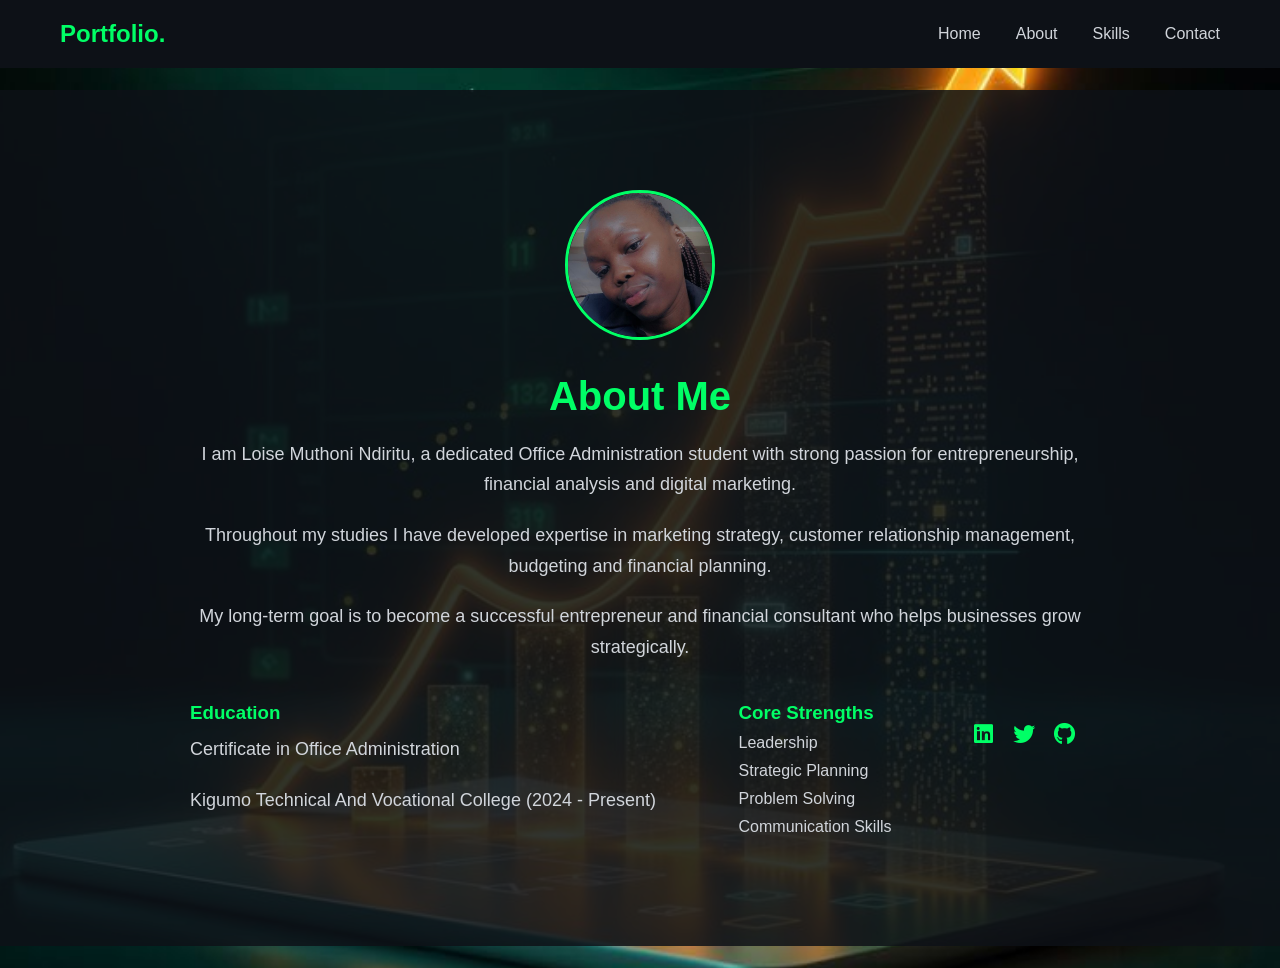
<file: About.html>
<!DOCTYPE html>
<html lang="en">
<head>
<meta charset="UTF-8">
<title>About | Loise Muthoni</title>
<meta name="viewport" content="width=device-width, initial-scale=1.0">

<!-- CSS -->
<link rel="stylesheet" href="css_styling/About.css">

<!-- External CSS -->
<link rel="stylesheet" href="css_styling/style.css">

<!-- Font Awesome -->
<link rel="stylesheet" href="https://cdnjs.cloudflare.com/ajax/libs/font-awesome/6.4.0/css/all.min.css">

</head>
<body>

<!-- NAVBAR -->
<header>
<nav class="navbar">

<!-- Hamburger -->
<div class="menu-toggle" id="menu-toggle">
<i class="fas fa-bars"></i>
</div>

<!-- Logo -->
<div class="logo">Portfolio.</div>

<!-- Navigation -->
<ul class="nav-links" id="nav-links">
<li><a href="index.html">Home</a></li>
<li><a href="About.html">About</a></li>
<li><a href="skill.html">Skills</a></li>
<li><a href="contact.html">Contact</a></li>
</ul>

</nav>
</header>

<!-- ABOUT SECTION -->
<section class="about-page">

<div class="about-overlay">

<div class="about-content">

<img src="images/image.png" class="profile-img">

<h1>About Me</h1>

<p>
I am Loise Muthoni Ndiritu, a dedicated Office Administration student with strong passion
for entrepreneurship, financial analysis and digital marketing.
</p>

<p>
Throughout my studies I have developed expertise in marketing strategy,
customer relationship management, budgeting and financial planning.
</p>

<p>
My long-term goal is to become a successful entrepreneur and financial
consultant who helps businesses grow strategically.
</p>

<div class="about-details">

<div>
<h3>Education</h3>
<p>Certificate in Office Administration</p>
<p>Kigumo Technical And Vocational College (2024 - Present)</p>
</div>

<div>
<h3>Core Strengths</h3>
<ul>
<li>Leadership</li>
<li>Strategic Planning</li>
<li>Problem Solving</li>
<li>Communication Skills</li>
</ul>
</div>

<div class="social-links">
<a href="#"><i class="fab fa-linkedin"></i></a>
<a href="#"><i class="fab fa-twitter"></i></a>
<a href="#"><i class="fab fa-github"></i></a>
</div>

</div>

</div>

</div>

</section>

<script>

const toggle = document.getElementById("menu-toggle");
const navLinks = document.getElementById("nav-links");

toggle.addEventListener("click", () => {

navLinks.classList.toggle("active");

});

</script>

</body>
</html>
</file>
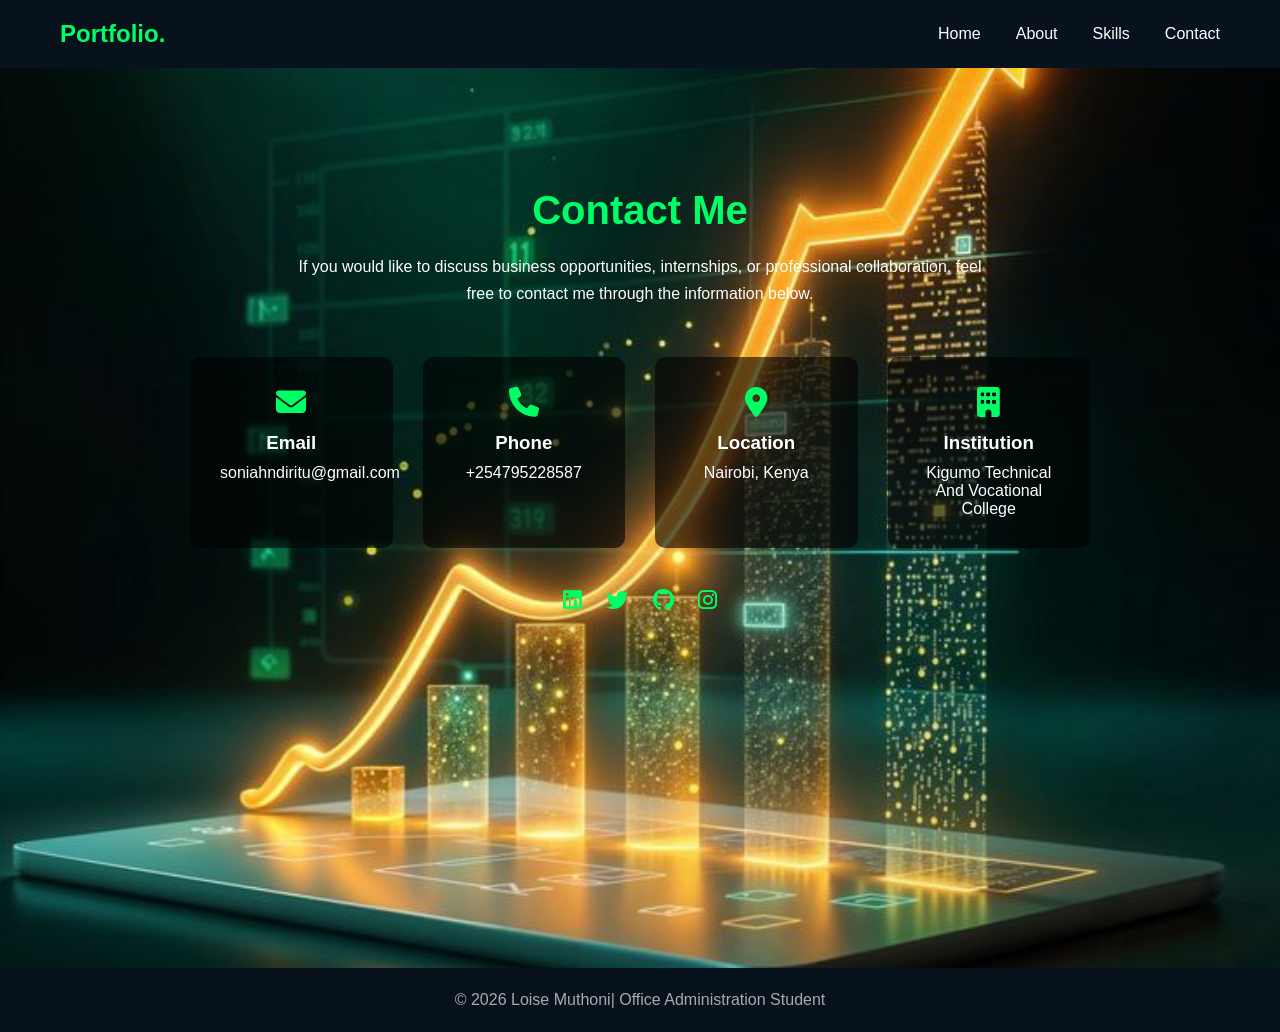
<file: contact.html>
<!DOCTYPE html>

<html lang="en">
<head>
<meta charset="UTF-8">
<title>Contact | Loise Muthoni</title>
<meta name="viewport" content="width=device-width, initial-scale=1.0">

<!-- CSS -->

<link rel="stylesheet" href="css_styling/contact.css">

<!-- External CSS -->
<link rel="stylesheet" href="css_styling/style.css">

<!-- Font Awesome -->

<link rel="stylesheet" href="https://cdnjs.cloudflare.com/ajax/libs/font-awesome/6.4.0/css/all.min.css">

</head>
<body>

<!-- NAVBAR -->

<header>
<nav class="navbar">

<div class="logo">Portfolio.</div>

<!-- Hamburger -->
<div class="menu-toggle" id="menu-toggle">
<i class="fas fa-bars"></i>
</div>

<ul class="nav-links" id="nav-links">
<li><a href="index.html">Home</a></li>
<li><a href="about.html">About</a></li>
<li><a href="skill.html">Skills</a></li>
<li><a href="contact.html">Contact</a></li>
</ul>

</nav>
</header>

<!-- CONTACT SECTION -->

<section class="contact">

<h1>Contact Me</h1>

<p class="contact-intro">
If you would like to discuss business opportunities, internships,
or professional collaboration, feel free to contact me through
the information below.
</p>

<div class="contact-container">

<div class="contact-card">
<i class="fas fa-envelope"></i>
<h3>Email</h3>
<p>soniahndiritu@gmail.com</p>
</div>

<div class="contact-card">
<i class="fas fa-phone"></i>
<h3>Phone</h3>
<p>+254795228587</p>
</div>

<div class="contact-card">
<i class="fas fa-location-dot"></i>
<h3>Location</h3>
<p>Nairobi, Kenya</p>
</div>

<div class="contact-card">
<i class="fas fa-building"></i>
<h3>Institution</h3>
<p>Kigumo Technical And Vocational College</p>
</div>

</div>

<!-- SOCIAL LINKS -->

<div class="social-links">

<a href="#"><i class="fab fa-linkedin"></i></a> <a href="#"><i class="fab fa-twitter"></i></a> <a href="#"><i class="fab fa-github"></i></a> <a href="#"><i class="fab fa-instagram"></i></a>

</div>

</section>

<!-- FOOTER -->

<footer>

<p>© 2026 Loise Muthoni| Office Administration Student</p>

</footer>

<!-- HAMBURGER SCRIPT -->

<script>

const toggle = document.getElementById("menu-toggle");
const navLinks = document.getElementById("nav-links");

toggle.addEventListener("click", () => {

navLinks.classList.toggle("active");

});

</script>

</body>
</html>
</file>
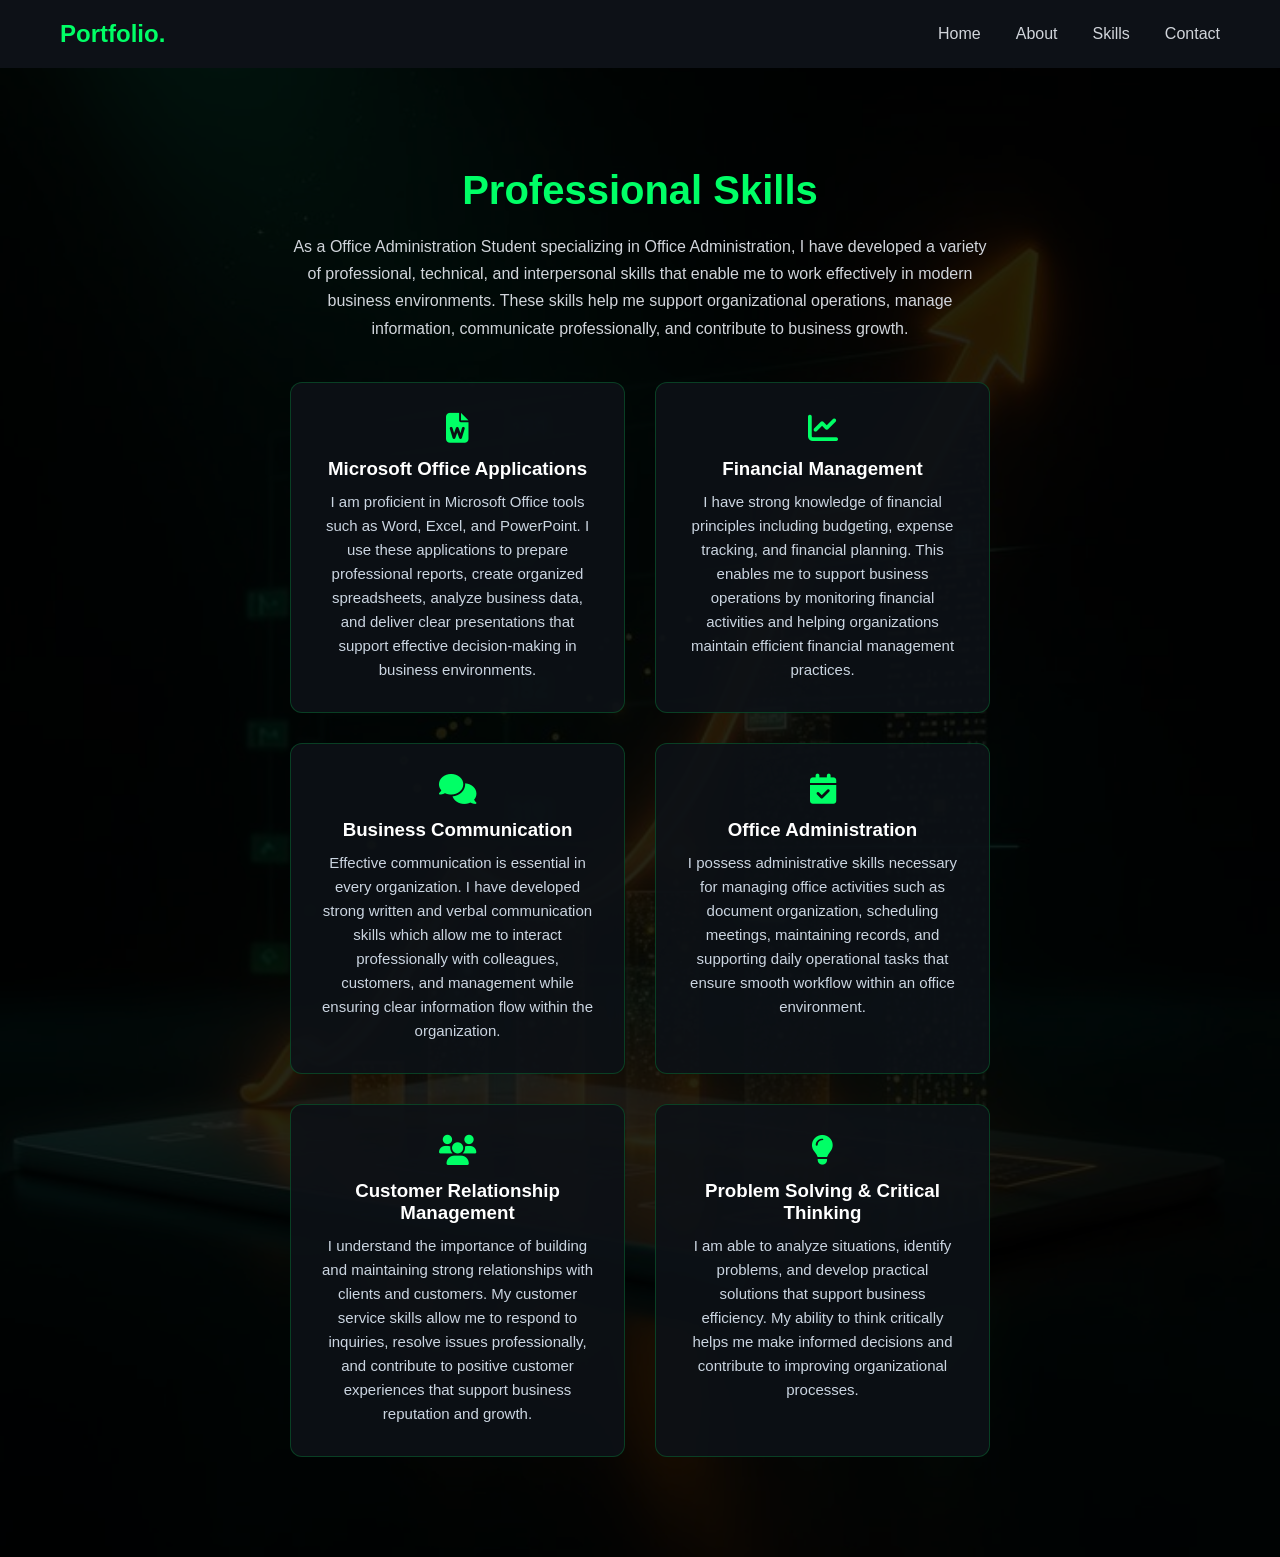
<file: skill.html>
<!DOCTYPE html>

<html lang="en">
<head>

<meta charset="UTF-8">
<meta name="viewport" content="width=device-width, initial-scale=1.0">

<title>Skills | Loise Muthoni</title>

<link rel="stylesheet" href="css_styling/skill.css">

<!-- External CSS -->
<link rel="stylesheet" href="css_styling/style.css">

<link rel="stylesheet"
href="https://cdnjs.cloudflare.com/ajax/libs/font-awesome/6.4.0/css/all.min.css">

</head>

<body>

<header>

<nav class="navbar">

<!-- Hamburger -->
<div class="menu-toggle" id="menu-toggle">
<i class="fas fa-bars"></i>
</div>

<div class="logo">Portfolio.</div>

<ul class="nav-links" id="nav-links">

<li><a href="index.html">Home</a></li>
<li><a href="About.html">About</a></li>
<li><a href="skill.html">Skills</a></li>
<li><a href="contact.html">Contact</a></li>

</ul>

</nav>

</header>

<section class="skills-section">

<div class="overlay">

<h1>Professional Skills</h1>

<p class="intro">
As a Office Administration Student specializing in Office Administration,
I have developed a variety of professional, technical, and interpersonal
skills that enable me to work effectively in modern business environments.
These skills help me support organizational operations, manage information,
communicate professionally, and contribute to business growth.
</p>

<div class="skills-container">

<div class="skill-card">

<i class="fa-solid fa-file-word"></i>

<h3>Microsoft Office Applications</h3>

<p>
I am proficient in Microsoft Office tools such as Word, Excel, and
PowerPoint. I use these applications to prepare professional reports,
create organized spreadsheets, analyze business data, and deliver
clear presentations that support effective decision-making in
business environments.
</p>

</div>

<div class="skill-card">

<i class="fa-solid fa-chart-line"></i>

<h3>Financial Management</h3>

<p>
I have strong knowledge of financial principles including budgeting,
expense tracking, and financial planning. This enables me to support
business operations by monitoring financial activities and helping
organizations maintain efficient financial management practices.
</p>

</div>

<div class="skill-card">

<i class="fa-solid fa-comments"></i>

<h3>Business Communication</h3>

<p>
Effective communication is essential in every organization. I have
developed strong written and verbal communication skills which allow
me to interact professionally with colleagues, customers, and
management while ensuring clear information flow within the
organization.
</p>

</div>

<div class="skill-card">

<i class="fa-solid fa-calendar-check"></i>

<h3>Office Administration</h3>

<p>
I possess administrative skills necessary for managing office
activities such as document organization, scheduling meetings,
maintaining records, and supporting daily operational tasks that
ensure smooth workflow within an office environment.
</p>

</div>

<div class="skill-card">

<i class="fa-solid fa-users"></i>

<h3>Customer Relationship Management</h3>

<p>
I understand the importance of building and maintaining strong
relationships with clients and customers. My customer service skills
allow me to respond to inquiries, resolve issues professionally, and
contribute to positive customer experiences that support business
reputation and growth.
</p>

</div>

<div class="skill-card">

<i class="fa-solid fa-lightbulb"></i>

<h3>Problem Solving & Critical Thinking</h3>

<p>
I am able to analyze situations, identify problems, and develop
practical solutions that support business efficiency. My ability to
think critically helps me make informed decisions and contribute to
improving organizational processes.
</p>

</div>

</div>

</div>

</section>

<script>

const toggle = document.getElementById("menu-toggle");
const navLinks = document.getElementById("nav-links");

toggle.addEventListener("click", () => {

navLinks.classList.toggle("active");

});

</script>

</body>
</html>
</file>
<file: css_styling/About.css>
/* ===============================
   GLOBAL RESET
================================= */
*{
    margin:0;
    padding:0;
    box-sizing:border-box;
}

body, html{
    font-family:'Segoe UI', Tahoma, Geneva, Verdana, sans-serif;
    scroll-behavior:smooth;
}

/* ===============================
   NAVBAR
================================= */
.navbar{
    display:flex;
    justify-content:space-between;
    align-items:center;
    padding:15px 80px;
    background:#0d1117;
    position:sticky;
    top:0;
    z-index:100;
}

/* Logo */
.logo{
    font-size:24px;
    font-weight:bold;
    color:#00ff66;
}

/* Navigation Links */
.nav-links{
    list-style:none;
    display:flex;
    gap:30px;
}

.nav-links li a{
    text-decoration:none;
    color:#d1d5db;
    transition:0.3s;
    font-weight:500;
}

.nav-links li a:hover,
.nav-links li a.active{
    color:#00ff66;
}

/* Hamburger */
/* .menu-toggle{
    display:none;
    background:none;
    border:none;
    font-size:24px;
    color:#00ff66;
    cursor:pointer;
} */

/* ===============================
   ABOUT PAGE BACKGROUND
================================= */
.about-page{
    background:url("../images/image.png") no-repeat center center/cover;
    min-height:100vh;
    display:flex;
    align-items:center;
}

/* Dark overlay */
.about-overlay{
    background:rgba(13,17,23,0.85);
    width:100%;
    padding:100px 80px;
}

.about-content{
    max-width:900px;
    margin:auto;
    text-align:center;
}

/* ===============================
   PROFILE IMAGE
================================= */
.profile-img{
    width:150px;
    height:150px;
    border-radius:50%;
    object-fit:cover;
    border:3px solid #00ff66;
    margin-bottom:30px;
}

/* ===============================
   TEXT STYLES
================================= */
.about-content h1{
    font-size:40px;
    color:#00ff66;
    margin-bottom:20px;
}

.about-content p{
    font-size:18px;
    color:#d1d5db;
    line-height:1.7;
    margin-bottom:20px;
}

/* ===============================
   DETAILS SECTION
================================= */
.about-details{
    display:flex;
    justify-content:space-between;
    gap:40px;
    margin-top:40px;
    text-align:left;
}

.about-details h3{
    color:#00ff66;
    margin-bottom:10px;
}

.about-details ul{
    list-style:none;
}

.about-details ul li{
    margin-bottom:10px;
    color:#d1d5db;
}

/* ===============================
   SOCIAL LINKS
================================= */
.social-links{
    margin-top:20px;
}

.social-links a{
    color:#00ff66;
    margin-right:15px;
    font-size:22px;
    transition:0.3s;
}

.social-links a:hover{
    color:#00ffcc;
}

/* ===============================
   TABLET
================================= */
@media (max-width:1024px){

    .about-content h1{
        font-size:36px;
    }

    .about-content p{
        font-size:16px;
    }

}

/* ===============================
   MOBILE
================================= */
@media (max-width:768px){

    .navbar{
        padding:15px 30px;
    }

    /* Show hamburger */
    /* .menu-toggle{
        display:block;
    } */

    /* Hide menu initially */
    .nav-links{
        position:absolute;
        top:65px;
        left:0;
        width:100%;
        background:#0d1117;
        flex-direction:column;
        align-items:center;
        display:none;
        padding:20px 0;
        gap:15px;
    }

    .nav-links.active{
        display:flex;
    }

    .about-overlay{
        padding:80px 30px;
    }

    .about-details{
        flex-direction:column;
        text-align:center;
        gap:25px;
    }

}

/* ===============================
   SMALL PHONES
================================= */
@media (max-width:480px){

    .about-content h1{
        font-size:28px;
    }

    .profile-img{
        width:120px;
        height:120px;
    }

}/* GLOBAL RESET */

*{
margin:0;
padding:0;
box-sizing:border-box;
}

body{
font-family:'Segoe UI',sans-serif;
}

/* NAVBAR */

.navbar{
display:flex;
align-items:center;
justify-content:space-between;
padding:15px 80px;
background:#0d1117;
position:sticky;
top:0;
z-index:100;
}

/* LOGO */

.logo{
font-size:24px;
font-weight:bold;
color:#00ff66;
}

/* NAV LINKS */

.nav-links{
list-style:none;
display:flex;
gap:30px;
}

.nav-links a{
text-decoration:none;
color:#d1d5db;
font-weight:500;
transition:0.3s;
}

.nav-links a:hover,
.nav-links a.active{
color:#00ff66;
}

/* HAMBURGER */

/* .menu-toggle{
display:none;
font-size:24px;
background:none;
border:none;
color:#00ff66;
cursor:pointer;
} */

/* ABOUT BACKGROUND */

.about-page{
background:url("../images/loise.jpg") center/cover no-repeat;
min-height:100vh;
display:flex;
align-items:center;
}

.about-overlay{
background:rgba(13,17,23,0.85);
width:100%;
padding:100px 80px;
}

.about-content{
max-width:900px;
margin:auto;
text-align:center;
}

/* PROFILE IMAGE */

.profile-img{
width:150px;
height:150px;
border-radius:50%;
border:3px solid #00ff66;
object-fit:cover;
margin-bottom:30px;
}

/* TEXT */

.about-content h1{
font-size:40px;
color:#00ff66;
margin-bottom:20px;
}

.about-content p{
color:#d1d5db;
font-size:18px;
line-height:1.7;
margin-bottom:20px;
}

/* DETAILS */

.about-details{
display:flex;
justify-content:space-between;
margin-top:40px;
gap:40px;
text-align:left;
}

.about-details h3{
color:#00ff66;
margin-bottom:10px;
}

.about-details ul{
list-style:none;
}

.about-details ul li{
margin-bottom:10px;
color:#d1d5db;
}

/* SOCIAL */

.social-links a{
color:#00ff66;
font-size:22px;
margin-right:15px;
}

.social-links a:hover{
color:#00ffcc;
}

/* TABLET */

@media(max-width:1024px){

.about-content h1{
font-size:36px;
}

.about-content p{
font-size:16px;
}

}

/* MOBILE */

@media(max-width:768px){

.navbar{
padding:15px 20px;
position:relative;
}

/* show hamburger */

/* .menu-toggle{
display:block;
position:absolute;
left:20px;
} */

/* logo center */

.logo{
margin:auto;
}

/* mobile menu */

.nav-links{
position:absolute;
top:60px;
left:0;
width:100%;
background:#0d1117;
flex-direction:column;
align-items:center;
display:none;
padding:20px 0;
gap:15px;
}

.nav-links.active{
display:flex;
}

/* content */

.about-overlay{
padding:80px 30px;
}

.about-details{
flex-direction:column;
text-align:center;
}

}

/* SMALL PHONE */

@media(max-width:480px){

.about-content h1{
font-size:28px;
}

.profile-img{
width:120px;
height:120px;
</file>
<file: css_styling/style.css>
/* GENERAL */
* {
    margin: 0;
    padding: 0;
    box-sizing: border-box;
}

body {
    font-family: Arial, Helvetica, sans-serif;
    background-color: #0d1117;
    color: white;
}

/* NAVBAR */
.navbar {
    display: flex;
    justify-content: space-between;
    align-items: center;
    padding: 20px 80px;
}

.logo {
    font-size: 24px;
    font-weight: bold;
}

.nav-links {
    list-style: none;
    display: flex;
    gap: 25px;
}

.nav-links a {
    text-decoration: none;
    color: white;
    font-weight: bold;
}

.nav-links a.active,
.nav-links a:hover {
    color: #00ff66;
}

/* HOME SECTION */
.home {
    display: flex;
    align-items: center;
    justify-content: space-between;
    padding: 80px;
    height: 85vh;
}

/* LEFT SIDE */
.home-left {
    max-width: 50%;
}

.home-left h1 {
    font-size: 48px;
}

.home-left h2 {
    margin: 10px 0;
}

.typing {
    color: #00ff66;
}

.home-left p {
    margin: 20px 0;
    color: #ccc;
    line-height: 1.6;
}

/* BUTTON */
.btn {
    display: inline-block;
    padding: 10px 25px;
    background-color: #00ff66;
    color: black;
    text-decoration: none;
    border-radius: 25px;
    font-weight: bold;
}

.btn:hover {
    background-color: white;
}

/* SOCIAL ICONS */
.social-icons {
    margin-top: 20px;
}

.social-icons i {
    font-size: 18px;
    margin-right: 15px;
    color: #00ff66;
    cursor: pointer;
}

.social-icons i:hover {
    color: white;
}

/* RIGHT SIDE IMAGE */
.home-right {
    display: flex;
    justify-content: center;
    align-items: center;
}

.image-circle {
    width: 350px;
    height: 350px;
    border-radius: 50%;
    border: 4px solid #00ff66;
    display: flex;
    justify-content: center;
    align-items: center;
    box-shadow: 0 0 30px #00ff66;
}

.image-circle img {
    width: 90%;
    height: 90%;
    border-radius: 50%;
    object-fit: cover;
}
/* IMAGE CIRCLE CONTAINER */
.image-circle{
    position: relative;
    width: 320px;
    height: 320px;
    border-radius: 50%;
    display: flex;
    justify-content: center;
    align-items: center;
}

/* ROTATING GREEN RING */
.image-circle::before{
    content: "";
    position: absolute;
    width: 340px;
    height: 340px;
    border-radius: 50%;

    background: conic-gradient(
        transparent,
        #00ff88,
        transparent,
        #00ff88
    );

    animation: rotateRing 4s linear infinite;
}

/* INNER DARK MASK (keeps ring clean) */
.image-circle::after{
    content: "";
    position: absolute;
    width: 320px;
    height: 320px;
    background: #08121c;
    border-radius: 50%;
}

/* IMAGE STYLE */
.image-circle img{
    width: 300px;
    height: 300px;
    border-radius: 50%;
    object-fit: cover;
    position: relative;
    z-index: 1;
}

/* ROTATION ANIMATION *//* ================= GLOBAL ================= */

*{
margin:0;
padding:0;
box-sizing:border-box;
font-family:Segoe UI, sans-serif;
}

body{
background:#08121c;
color:white;
}

/* ================= NAVBAR ================= */

.navbar{
display:flex;
align-items:center;
justify-content:space-between;
padding:20px 60px;
position:relative;
}

/* logo */

.logo{
font-size:24px;
font-weight:bold;
}

/* nav links desktop */

.nav-links{
display:flex;
list-style:none;
gap:35px;
}

.nav-links a{
text-decoration:none;
color:white;
font-weight:500;
}

.nav-links a.active,
.nav-links a:hover{
color:#00ff66;
}

/* hamburger */

.menu-toggle{
display:none;
font-size:26px;
cursor:pointer;
}

/* ================= HOME SECTION ================= */

.home{
display:flex;
align-items:center;
justify-content:space-between;
padding:80px 80px;
height:auto;
min-height:90vh;
}

.home-left{
max-width:550px;
}

.home-left h1{
font-size:55px;
margin-bottom:10px;
}

.home-left h2{
font-size:28px;
margin-bottom:20px;
}

.home-left p{
line-height:1.6;
margin-bottom:25px;
color:#ccc;
}

.buttons{
display:flex;
align-items:center;
gap:14px;
flex-wrap:wrap;
}

.cv-btn,
.download-btn{
display:inline-flex;
align-items:center;
justify-content:center;
padding:12px 24px;
border-radius:999px;
font-weight:700;
letter-spacing:0.2px;
text-decoration:none;
border:none;
cursor:pointer;
transition:transform 0.25s ease, box-shadow 0.25s ease, filter 0.25s ease;
animation:buttonPulse 2.8s ease-in-out infinite;
}

.cv-btn{
background:linear-gradient(135deg,#00ff88,#00d4ff);
color:#04131c;
box-shadow:0 8px 22px rgba(0,255,136,0.32);
}

.download-btn{
background:linear-gradient(135deg,#ffc947,#ff8a00);
color:#1e1300;
box-shadow:0 8px 22px rgba(255,138,0,0.3);
}

.cv-btn:hover,
.download-btn:hover{
transform:translateY(-3px) scale(1.03);
filter:brightness(1.06);
}

.cv-btn:hover{
box-shadow:0 12px 26px rgba(0,212,255,0.35);
}

.download-btn:hover{
box-shadow:0 12px 26px rgba(255,201,71,0.4);
}

.cv-btn:focus-visible,
.download-btn:focus-visible{
outline:2px solid #ffffff;
outline-offset:2px;
}

.btn{
background:#00ff66;
padding:12px 28px;
border-radius:25px;
text-decoration:none;
color:black;
font-weight:600;
display:inline-block;
}

.social-icons{
margin-top:20px;
}

.social-icons i{
margin-right:15px;
color:#00ff66;
cursor:pointer;
}

/* ================= IMAGE ================= */

.home-right{
display:flex;
justify-content:center;
align-items:center;
}

.image-circle{
width:350px;
height:350px;
border-radius:50%;
padding:10px;
border:6px solid #00ff66;
box-shadow:0 0 40px #00ff66;
}

.image-circle img{
width:100%;
height:100%;
border-radius:50%;
object-fit:cover;
}

/* ================= MOBILE ================= */

@media (max-width:900px){

/* navbar */

.menu-toggle{
display:block;
position:absolute;
right:20px;
}

.nav-links{
position:absolute;
top:70px;
right:0;
left:auto;
width:220px;
background:#08121c;
flex-direction:column;
text-align:center;
padding:20px 0;
display:none;
border-left:2px solid #00ff66;
}

.nav-links li{
padding:12px 0;
}

.nav-links.active{
display:flex;
}

/* home layout */

.home{
flex-direction:column;
text-align:center;
padding:60px 30px;
min-height:auto;
}

/* image fix */

.home-right{
margin-top:40px;
}

.image-circle{
width:260px;
height:260px;
}

.home-left h1{
font-size:40px;
}

.buttons{
justify-content:center;
}

}

@keyframes buttonPulse{
0%,
100%{
box-shadow:0 8px 22px rgba(0,0,0,0.25);
}
50%{
box-shadow:0 12px 28px rgba(0,255,136,0.35);
}
}

@keyframes rotateRing{
    0%{
        transform: rotate(0deg);
    }
    100%{
        transform: rotate(360deg);
    }
}

/* FOOTER */

footer{
background:#08121c;
text-align:center;
padding:20px;
color:#aaa;
}

footer p{
max-width:900px;
margin:0 auto;
line-height:1.5;
padding:0 12px;
}

@media (max-width:480px){
footer{
padding:16px 10px;
}

footer p{
font-size:13px;
line-height:1.6;
word-break:break-word;
}
}
</file>
<file: css_styling/contact.css>
*{
margin:0;
padding:0;
box-sizing:border-box;
font-family:Segoe UI;
}

/* NAVBAR */

.navbar{
display:flex;
justify-content:space-between;
align-items:center;
padding:20px 60px;
background:#08121c;
}

.logo{
color:#00ff66;
font-size:22px;
font-weight:bold;
}

.nav-links{
list-style:none;
display:flex;
gap:30px;
}

.nav-links a{
color:white;
text-decoration:none;
}

.nav-links a.active{
color:#00ff66;
}

.menu-toggle{
display:none;
font-size:25px;
color:white;
cursor:pointer;
}

/* CONTACT SECTION */

.contact{
min-height:100vh;
background:url("../images/loise.jpg") center/cover no-repeat;
padding:120px 40px;
text-align:center;
color:white;
}

.contact h1{
font-size:40px;
color:#00ff66;
margin-bottom:20px;
}

.contact-intro{
max-width:700px;
margin:auto;
margin-bottom:50px;
line-height:1.7;
}

.contact-container{
display:grid;
grid-template-columns:repeat(auto-fit,minmax(200px,1fr));
gap:30px;
max-width:900px;
margin:auto;
}

.contact-card{
background:rgba(0,0,0,0.6);
padding:30px;
border-radius:10px;
transition:0.3s;
}

.contact-card:hover{
transform:translateY(-5px);
border:1px solid #00ff66;
}

.contact-card i{
font-size:30px;
color:#00ff66;
margin-bottom:15px;
}

.contact-card h3{
margin-bottom:10px;
}

/* SOCIAL */

.social-links{
margin-top:40px;
}

.social-links a{
color:#00ff66;
font-size:22px;
margin:0 10px;
}

/* FOOTER */

footer{
background:#08121c;
text-align:center;
padding:20px;
color:#aaa;
}

/* MOBILE */

@media(max-width:768px){

.menu-toggle{
display:block;
}

.nav-links{
position:absolute;
top:70px;
left:0;
width:100%;
background:#08121c;
flex-direction:column;
text-align:center;
display:none;
}

.nav-links.active{
display:flex;
}

.nav-links li{
padding:15px;
}

}
</file>
<file: css_styling/skill.css>
*{
margin:0;
padding:0;
box-sizing:border-box;
}

body{
font-family:'Segoe UI', sans-serif;
}

/* NAVBAR */

.navbar{
display:flex;
justify-content:space-between;
align-items:center;
padding:15px 80px;
background:#0d1117;
position:sticky;
top:0;
z-index:100;
}

.logo{
color:#00ff66;
font-size:24px;
font-weight:bold;
}

.nav-links{
list-style:none;
display:flex;
gap:30px;
}

.nav-links li a{
color:#d1d5db;
text-decoration:none;
}

.nav-links li a:hover,
.nav-links li a.active{
color:#00ff66;
}

.menu-toggle{
display:none;
background:none;
border:none;
color:#00ff66;
font-size:24px;
cursor:pointer;
}
/* ===============================
   GLOBAL RESET
================================= */
*{
    margin:0;
    padding:0;
    box-sizing:border-box;
}

body{
    font-family: 'Segoe UI', Tahoma, Geneva, Verdana, sans-serif;
    background:#0b0f14;
}

/* ===============================
   NAVBAR
================================= */
.navbar{
    display:flex;
    justify-content:space-between;
    align-items:center;
    padding:20px 80px;
    background:#0d1117;
    position:sticky;
    top:0;
    z-index:100;
}

.logo{
    font-size:24px;
    font-weight:bold;
    color:#00ff66;
}

.nav-links{
    display:flex;
    list-style:none;
    gap:30px;
}

.nav-links a{
    text-decoration:none;
    color:#d1d5db;
    transition:0.3s;
}

.nav-links a:hover,
.nav-links a.active{
    color:#00ff66;
}

/* Hamburger */
.menu-toggle{
    display:none;
    font-size:24px;
    color:#00ff66;
    cursor:pointer;
    background:none;
    border:none;
}

/* ===============================
   SKILLS SECTION
================================= */
.skills-section{
    min-height:100vh;
    background:url("../images/your-background.jpg") center/cover no-repeat;
    display:flex;
    align-items:center;
}

/* Overlay */
.overlay{
    width:100%;
    background:rgba(0,0,0,0.75);
    padding:100px 80px;
    text-align:center;
}

/* Heading */
.overlay h1{
    font-size:42px;
    color:#00ff66;
    margin-bottom:20px;
}

/* Intro text */
.intro{
    max-width:800px;
    margin:auto;
    color:#d1d5db;
    line-height:1.7;
    margin-bottom:60px;
}

/* ===============================
   SKILL CARDS
================================= */
.skills-container{
    display:grid;
    grid-template-columns:repeat(auto-fit, minmax(280px,1fr));
    gap:30px;
}

/* Card */
.skill-card{
    background:rgba(13,17,23,0.9);
    border:1px solid rgba(0,255,102,0.2);
    padding:30px;
    border-radius:12px;
    transition:0.3s;
}

/* Hover effect */
.skill-card:hover{
    transform:translateY(-8px);
    border-color:#00ff66;
}

/* Icon */
.skill-card i{
    font-size:30px;
    color:#00ff66;
    margin-bottom:15px;
}

/* Title */
.skill-card h3{
    color:white;
    margin-bottom:10px;
}

/* Text */
.skill-card p{
    color:#cbd5e1;
    font-size:15px;
    line-height:1.6;
}

/* ===============================
   MOBILE
================================= */
@media(max-width:768px){

    .navbar{
        padding:15px 30px;
    }

    .menu-toggle{
        display:block;
    }

    .nav-links{
        position:absolute;
        top:70px;
        right:0;
        background:#0d1117;
        width:200px;
        flex-direction:column;
        text-align:center;
        display:none;
        padding:20px 0;
    }

    .nav-links li{
        padding:10px 0;
    }

    .nav-links.active{
        display:flex;
    }

    .overlay{
        padding:80px 30px;
    }

}
/* SKILLS SECTION */

.skills-section{

background:url("../images/loise.jpg") no-repeat center/cover;
min-height:100vh;

}

.overlay{

background:rgba(0,0,0,0.85);
padding:100px 80px;
min-height:100vh;

}

.overlay h1{

text-align:center;
font-size:40px;
color:#00ff66;
margin-bottom:20px;

}

.intro{

text-align:center;
max-width:700px;
margin:auto;
color:#d1d5db;
margin-bottom:40px;

}

.skills-container{

max-width:700px;
margin:auto;

}

.skill{

margin-bottom:30px;

}

.skill i{

color:#00ff66;
margin-right:10px;

}

.progress{

width:100%;
height:10px;
background:#1f2937;
border-radius:10px;
overflow:hidden;
margin-top:5px;

}

.progress-bar{

height:100%;
background:#00ff66;
width:0;
animation:load 2s forwards;

}

/* SKILL LEVELS */

.word{width:90%;}
.excel{width:85%;}
.finance{width:75%;}
.communication{width:90%;}
.service{width:85%;}
.admin{width:80%;}

@keyframes load{

from{width:0;}
to{}

}

/* MOBILE */

@media(max-width:768px){

.menu-toggle{
display:block;
}

.nav-links{
position:absolute;
top:65px;
left:0;
width:100%;
background:#0d1117;
flex-direction:column;
align-items:center;
display:none;
padding:20px;
}

.nav-links.active{
display:flex;
}

.overlay{
padding:80px 30px;
}

}
</file>
